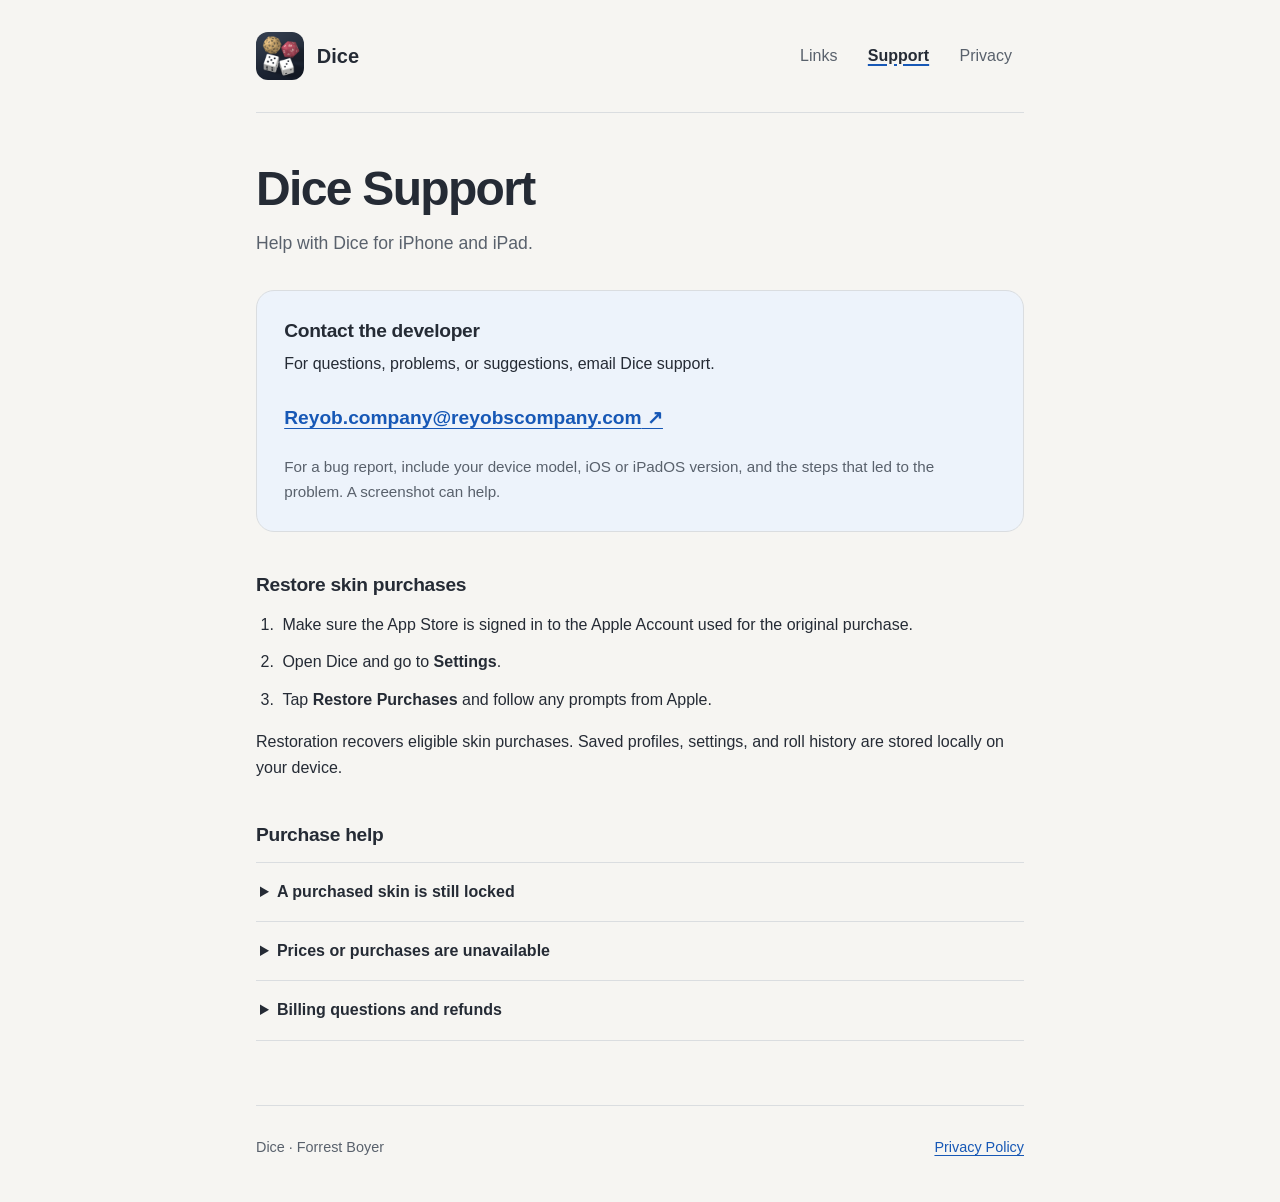
<file: index.html>
<!doctype html>
<html lang="en">
  <head>
    <meta charset="utf-8">
    <meta name="viewport" content="width=device-width, initial-scale=1">
    <meta name="description" content="Get help with Dice for iPhone and iPad, restore skin purchases, or contact the developer.">
    <meta name="theme-color" content="#f6f5f2">
    <title>Dice Support</title>
    <link rel="icon" type="image/png" href="assets/dice-icon.png">
    <link rel="stylesheet" href="assets/styles.css">
    <script defer src="assets/analytics.js"></script>
  </head>
  <body>
    <a class="skip-link" href="#main">Skip to content</a>
    <div class="page">
      <header class="site-header">
        <a class="brand" href="./" aria-label="Dice support home">
          <img src="assets/dice-icon.png" width="48" height="48" alt="">
          <span>Dice</span>
        </a>
        <nav aria-label="Main navigation">
          <a href="links/">Links</a>
          <a href="./" aria-current="page">Support</a>
          <a href="privacy/">Privacy</a>
        </nav>
      </header>
      <main id="main">
        <div class="page-heading">
          <h1>Dice Support</h1>
          <p class="intro">Help with Dice for iPhone and iPad.</p>
        </div>

        <section class="contact-panel" aria-labelledby="contact-heading">
          <h2 id="contact-heading">Contact the developer</h2>
          <p>For questions, problems, or suggestions, email Dice support.</p>
          <a class="contact-link" href="mailto:Reyob.company@reyobscompany.com?subject=Dice%20Support">Reyob.company@reyobscompany.com<span aria-hidden="true"> ↗</span></a>
          <p class="support-note">For a bug report, include your device model, iOS or iPadOS version, and the steps that led to the problem. A screenshot can help.</p>
        </section>

        <section class="content-section" aria-labelledby="restore-heading">
          <h2 id="restore-heading">Restore skin purchases</h2>
          <ol class="steps">
            <li>Make sure the App Store is signed in to the Apple Account used for the original purchase.</li>
            <li>Open Dice and go to <strong>Settings</strong>.</li>
            <li>Tap <strong>Restore Purchases</strong> and follow any prompts from Apple.</li>
          </ol>
          <p>Restoration recovers eligible skin purchases. Saved profiles, settings, and roll history are stored locally on your device.</p>
        </section>

        <section class="content-section" aria-labelledby="questions-heading">
          <h2 id="questions-heading">Purchase help</h2>
          <details>
            <summary>A purchased skin is still locked</summary>
            <div class="detail-content">
              <p>Connect to the internet and try Restore Purchases in Settings. If a purchase is awaiting approval, the skin unlocks after Apple confirms it. If the problem continues, contact the developer using the email above.</p>
            </div>
          </details>
          <details>
            <summary>Prices or purchases are unavailable</summary>
            <div class="detail-content">
              <p>Check your internet connection and try loading the price again. Product availability can depend on your App Store country or region. Contact the developer if the problem continues.</p>
            </div>
          </details>
          <details>
            <summary>Billing questions and refunds</summary>
            <div class="detail-content">
              <p>Apple processes App Store payments. For a refund request, follow <a href="https://support.apple.com/en-us/118223">Apple’s refund instructions</a>.</p>
            </div>
          </details>
        </section>
      </main>
      <footer class="site-footer">
        <span>Dice · Forrest Boyer</span>
        <a href="privacy/">Privacy Policy</a>
      </footer>
    </div>
  </body>
</html>
</file>
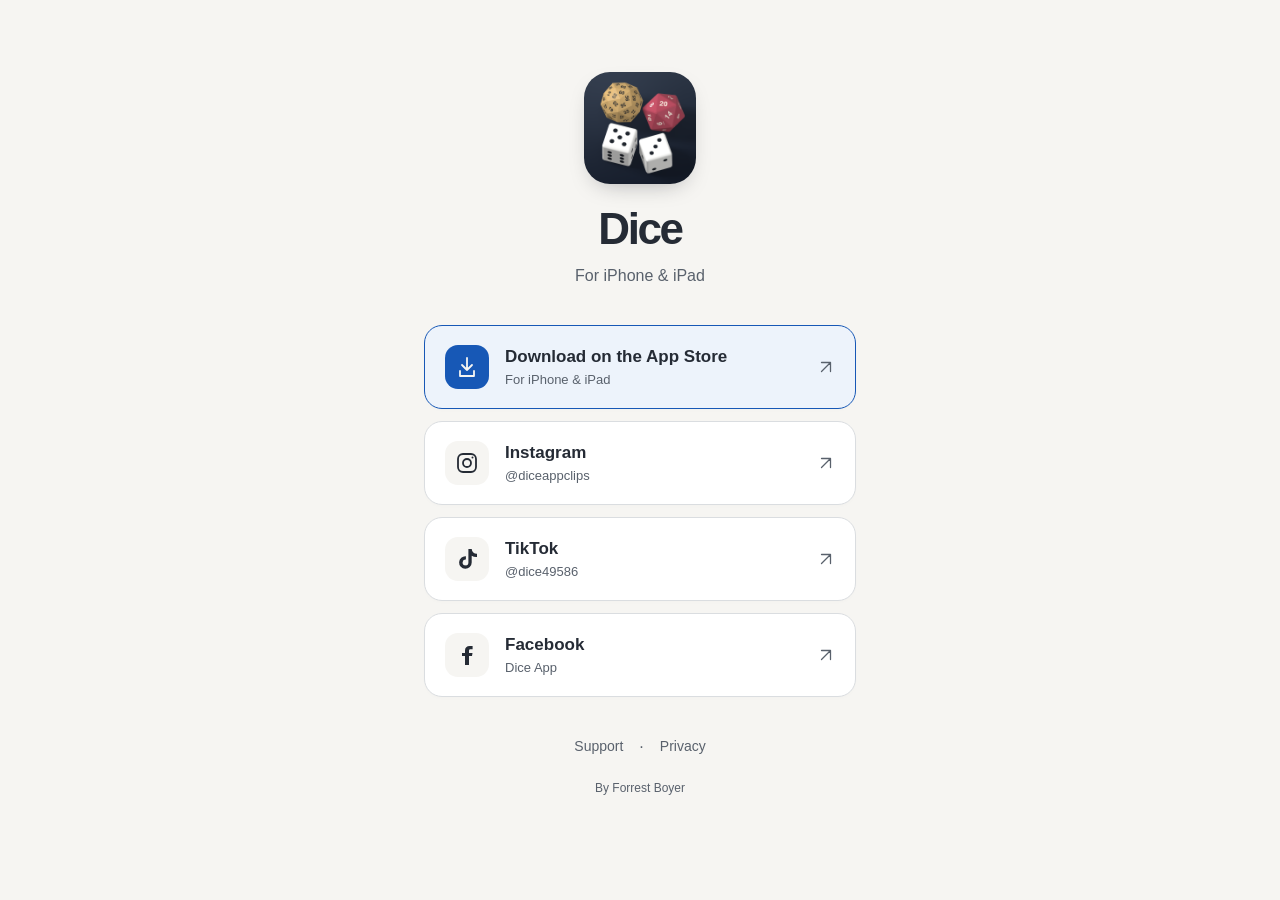
<file: links/index.html>
<!doctype html>
<html lang="en">
  <head>
    <meta charset="utf-8">
    <meta name="viewport" content="width=device-width, initial-scale=1, viewport-fit=cover">
    <meta name="description" content="Download Dice for iPhone and iPad, and follow Dice on Instagram, TikTok, and Facebook. By Forrest Boyer.">
    <meta name="theme-color" content="#f6f5f2">
    <meta name="theme-color" content="#14171d" media="(prefers-color-scheme: dark)">
    <meta property="og:type" content="website">
    <meta property="og:title" content="Dice · Official links">
    <meta property="og:description" content="Download Dice for iPhone and iPad. Find our videos, social accounts, and support in one place.">
    <meta property="og:url" content="https://forrestboyer.github.io/dice-support/links/">
    <meta property="og:image" content="https://forrestboyer.github.io/dice-support/assets/dice-icon.png">
    <meta property="og:image:width" content="1024">
    <meta property="og:image:height" content="1024">
    <meta property="og:image:alt" content="Dice app icon with gold, red, and white dice">
    <meta name="twitter:card" content="summary">
    <title>Dice · Official links</title>
    <link rel="canonical" href="https://forrestboyer.github.io/dice-support/links/">
    <link rel="icon" type="image/png" href="../assets/dice-icon.png">
    <link rel="apple-touch-icon" href="../assets/dice-icon.png">
    <link rel="stylesheet" href="../assets/styles.css">
    <link rel="stylesheet" href="../assets/links.css?v=3">
    <script defer src="../assets/analytics.js"></script>
  </head>
  <body class="links-page">
    <a class="skip-link" href="#main">Skip to links</a>
    <div class="links-shell">
      <main id="main" class="links-main">
        <header class="profile">
          <a class="profile-download" href="https://apps.apple.com/app/apple-store/id6825166222" aria-label="Download Dice on the App Store">
            <img class="profile-icon" src="../assets/dice-icon.png" width="112" height="112" alt="">
          </a>
          <h1>Dice</h1>
          <p>For iPhone &amp; iPad</p>
        </header>

        <nav class="social-links" aria-label="Download and follow Dice">
          <a class="social-link download-link" href="https://apps.apple.com/app/apple-store/id6825166222">
            <span class="social-icon" aria-hidden="true">
              <svg viewBox="0 0 24 24" fill="none" stroke="currentColor" stroke-width="1.8" stroke-linecap="round" stroke-linejoin="round"><path d="M12 3v12m-5-5 5 5 5-5M5 16v5h14v-5"></path></svg>
            </span>
            <span class="link-label"><strong>Download on the App Store</strong><span>For iPhone &amp; iPad</span></span>
            <svg class="link-arrow" viewBox="0 0 24 24" fill="none" stroke="currentColor" stroke-width="1.7" stroke-linecap="round" stroke-linejoin="round" aria-hidden="true"><path d="M6 18 18 6M6 6h12v12"></path></svg>
          </a>
          <a class="social-link" href="https://instagram.com/diceappclips" rel="me">
            <span class="social-icon" aria-hidden="true">
              <svg viewBox="0 0 24 24" fill="none" stroke="currentColor" stroke-width="1.8">
                <rect x="3" y="3" width="18" height="18" rx="5"></rect>
                <circle cx="12" cy="12" r="4"></circle>
                <circle cx="17.5" cy="6.5" r="1" fill="currentColor" stroke="none"></circle>
              </svg>
            </span>
            <span class="link-label"><strong>Instagram</strong><span>@diceappclips</span></span>
            <svg class="link-arrow" viewBox="0 0 24 24" fill="none" stroke="currentColor" stroke-width="1.7" stroke-linecap="round" stroke-linejoin="round" aria-hidden="true"><path d="M6 18 18 6M6 6h12v12"></path></svg>
          </a>
          <a class="social-link" href="https://tiktok.com/@dice49586" rel="me">
            <span class="social-icon" aria-hidden="true">
              <svg viewBox="0 0 24 24" fill="currentColor"><path d="M16.7 2h-3.3v13.5a2.9 2.9 0 1 1-2.5-2.9V9.2a6.3 6.3 0 1 0 5.8 6.3V8.7A8.2 8.2 0 0 0 22 10V6.7A5.3 5.3 0 0 1 16.7 2Z"></path></svg>
            </span>
            <span class="link-label"><strong>TikTok</strong><span>@dice49586</span></span>
            <svg class="link-arrow" viewBox="0 0 24 24" fill="none" stroke="currentColor" stroke-width="1.7" stroke-linecap="round" stroke-linejoin="round" aria-hidden="true"><path d="M6 18 18 6M6 6h12v12"></path></svg>
          </a>
          <a class="social-link" href="https://facebook.com/1352973394576798" rel="me">
            <span class="social-icon" aria-hidden="true">
              <svg viewBox="0 0 24 24" fill="currentColor"><path d="M14 22v-9h3l.5-3H14V7.8c0-.9.3-1.5 1.6-1.5h2V3.1a25 25 0 0 0-2.9-.1C11.8 3 10 4.7 10 7.5V10H7v3h3v9Z"></path></svg>
            </span>
            <span class="link-label"><strong>Facebook</strong><span>Dice App</span></span>
            <svg class="link-arrow" viewBox="0 0 24 24" fill="none" stroke="currentColor" stroke-width="1.7" stroke-linecap="round" stroke-linejoin="round" aria-hidden="true"><path d="M6 18 18 6M6 6h12v12"></path></svg>
          </a>
        </nav>
      </main>

      <footer class="links-footer">
        <nav aria-label="Help and information">
          <a href="../">Support</a>
          <span aria-hidden="true">·</span>
          <a href="../privacy/">Privacy</a>
        </nav>
        <p>By Forrest Boyer</p>
      </footer>
    </div>
  </body>
</html>
</file>
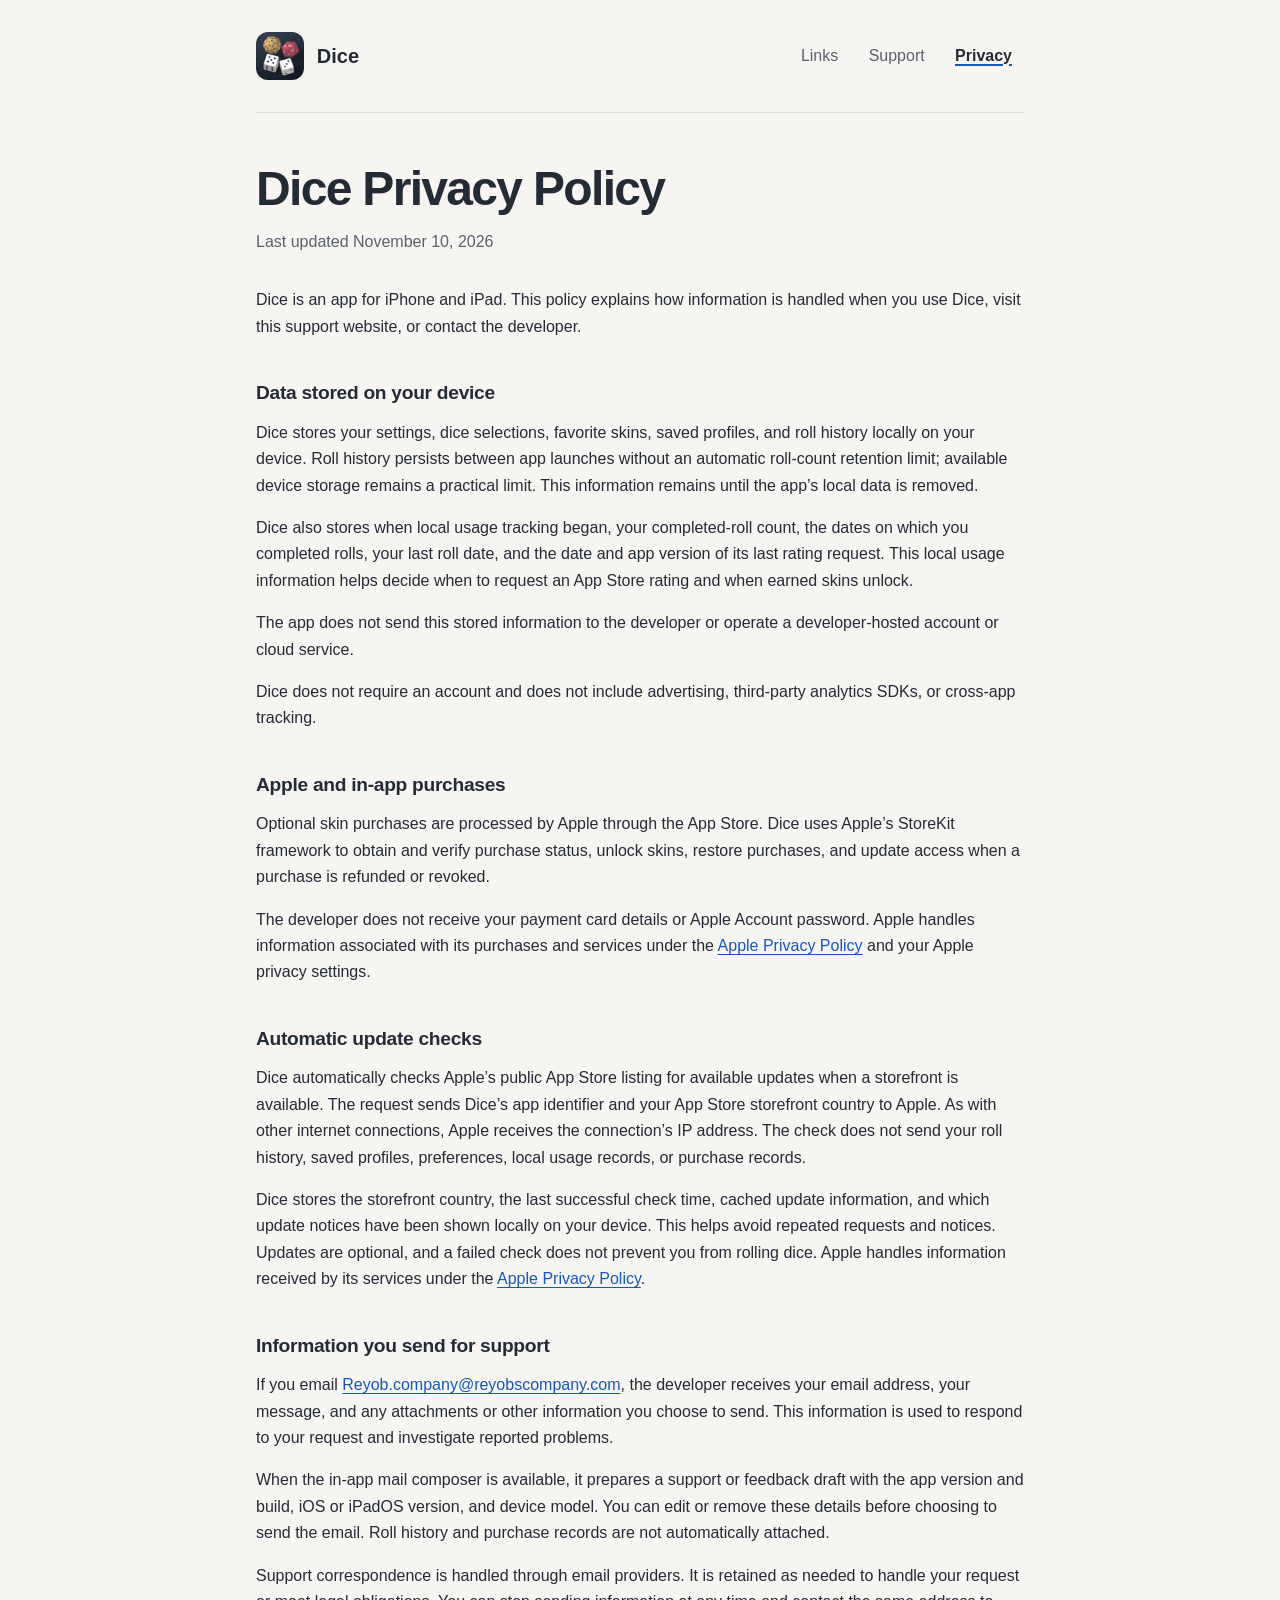
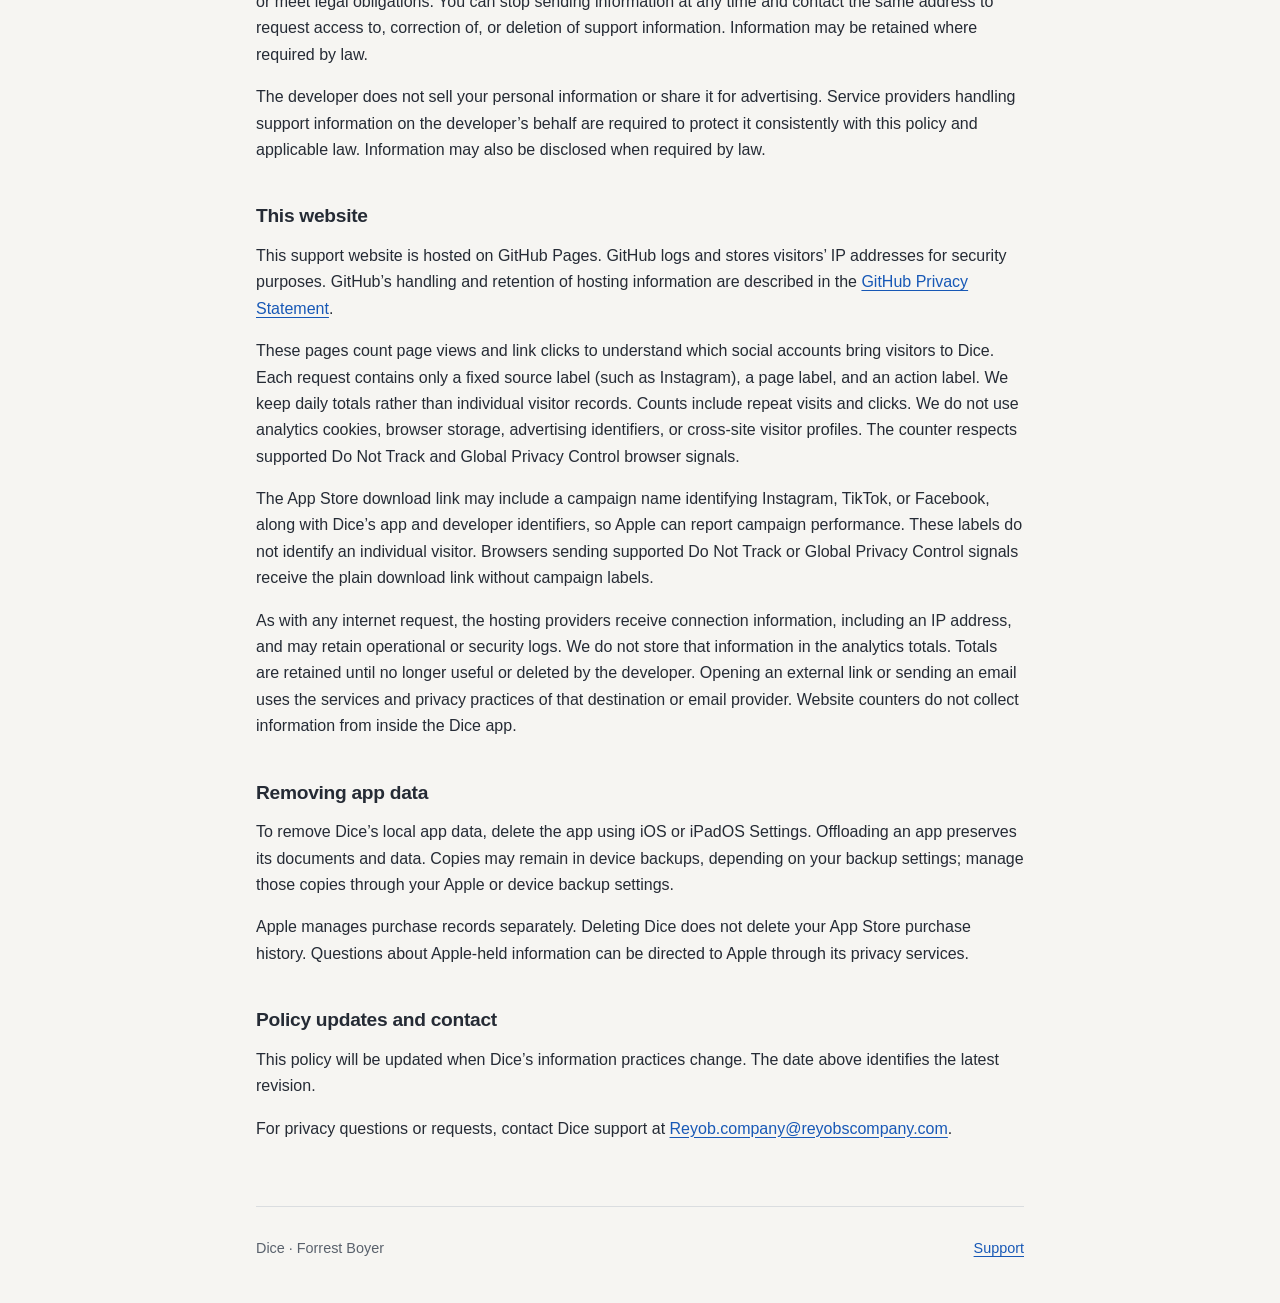
<file: privacy/index.html>
<!doctype html>
<html lang="en">
  <head>
    <meta charset="utf-8">
    <meta name="viewport" content="width=device-width, initial-scale=1">
    <meta name="description" content="How Dice handles local app data, Apple in-app purchases, support emails, and visits to its support website.">
    <meta name="theme-color" content="#f6f5f2">
    <title>Dice Privacy Policy</title>
    <link rel="icon" type="image/png" href="../assets/dice-icon.png">
    <link rel="stylesheet" href="../assets/styles.css">
    <script defer src="../assets/analytics.js"></script>
  </head>
  <body>
    <a class="skip-link" href="#main">Skip to content</a>
    <div class="page">
      <header class="site-header">
        <a class="brand" href="../" aria-label="Dice support home">
          <img src="../assets/dice-icon.png" width="48" height="48" alt="">
          <span>Dice</span>
        </a>
        <nav aria-label="Main navigation">
          <a href="../links/">Links</a>
          <a href="../">Support</a>
          <a href="./" aria-current="page">Privacy</a>
        </nav>
      </header>
      <main id="main" class="policy">
        <div class="page-heading">
          <h1>Dice Privacy Policy</h1>
          <p class="updated">Last updated <time datetime="2026-11-10">November 10, 2026</time></p>
        </div>
        <p>Dice is an app for iPhone and iPad. This policy explains how information is handled when you use Dice, visit this support website, or contact the developer.</p>

        <section class="content-section" aria-labelledby="local-heading">
          <h2 id="local-heading">Data stored on your device</h2>
          <p>Dice stores your settings, dice selections, favorite skins, saved profiles, and roll history locally on your device. Roll history persists between app launches without an automatic roll-count retention limit; available device storage remains a practical limit. This information remains until the app’s local data is removed.</p>
          <p>Dice also stores when local usage tracking began, your completed-roll count, the dates on which you completed rolls, your last roll date, and the date and app version of its last rating request. This local usage information helps decide when to request an App Store rating and when earned skins unlock.</p>
          <p>The app does not send this stored information to the developer or operate a developer-hosted account or cloud service.</p>
          <p>Dice does not require an account and does not include advertising, third-party analytics SDKs, or cross-app tracking.</p>
        </section>

        <section class="content-section" aria-labelledby="purchases-heading">
          <h2 id="purchases-heading">Apple and in-app purchases</h2>
          <p>Optional skin purchases are processed by Apple through the App Store. Dice uses Apple’s StoreKit framework to obtain and verify purchase status, unlock skins, restore purchases, and update access when a purchase is refunded or revoked.</p>
          <p>The developer does not receive your payment card details or Apple Account password. Apple handles information associated with its purchases and services under the <a href="https://www.apple.com/legal/privacy/">Apple Privacy Policy</a> and your Apple privacy settings.</p>
        </section>

        <section class="content-section" aria-labelledby="updates-heading">
          <h2 id="updates-heading">Automatic update checks</h2>
          <p>Dice automatically checks Apple’s public App Store listing for available updates when a storefront is available. The request sends Dice’s app identifier and your App Store storefront country to Apple. As with other internet connections, Apple receives the connection’s IP address. The check does not send your roll history, saved profiles, preferences, local usage records, or purchase records.</p>
          <p>Dice stores the storefront country, the last successful check time, cached update information, and which update notices have been shown locally on your device. This helps avoid repeated requests and notices. Updates are optional, and a failed check does not prevent you from rolling dice. Apple handles information received by its services under the <a href="https://www.apple.com/legal/privacy/">Apple Privacy Policy</a>.</p>
        </section>

        <section class="content-section" aria-labelledby="support-heading">
          <h2 id="support-heading">Information you send for support</h2>
          <p>If you email <a href="mailto:Reyob.company@reyobscompany.com">Reyob.company@reyobscompany.com</a>, the developer receives your email address, your message, and any attachments or other information you choose to send. This information is used to respond to your request and investigate reported problems.</p>
          <p>When the in-app mail composer is available, it prepares a support or feedback draft with the app version and build, iOS or iPadOS version, and device model. You can edit or remove these details before choosing to send the email. Roll history and purchase records are not automatically attached.</p>
          <p>Support correspondence is handled through email providers. It is retained as needed to handle your request or meet legal obligations. You can stop sending information at any time and contact the same address to request access to, correction of, or deletion of support information. Information may be retained where required by law.</p>
          <p>The developer does not sell your personal information or share it for advertising. Service providers handling support information on the developer’s behalf are required to protect it consistently with this policy and applicable law. Information may also be disclosed when required by law.</p>
        </section>

        <section class="content-section" aria-labelledby="website-heading">
          <h2 id="website-heading">This website</h2>
          <p>This support website is hosted on GitHub Pages. GitHub logs and stores visitors’ IP addresses for security purposes. GitHub’s handling and retention of hosting information are described in the <a href="https://docs.github.com/en/site-policy/privacy-policies/github-general-privacy-statement">GitHub Privacy Statement</a>.</p>
          <p>These pages count page views and link clicks to understand which social accounts bring visitors to Dice. Each request contains only a fixed source label (such as Instagram), a page label, and an action label. We keep daily totals rather than individual visitor records. Counts include repeat visits and clicks. We do not use analytics cookies, browser storage, advertising identifiers, or cross-site visitor profiles. The counter respects supported Do Not Track and Global Privacy Control browser signals.</p>
          <p>The App Store download link may include a campaign name identifying Instagram, TikTok, or Facebook, along with Dice’s app and developer identifiers, so Apple can report campaign performance. These labels do not identify an individual visitor. Browsers sending supported Do Not Track or Global Privacy Control signals receive the plain download link without campaign labels.</p>
          <p>As with any internet request, the hosting providers receive connection information, including an IP address, and may retain operational or security logs. We do not store that information in the analytics totals. Totals are retained until no longer useful or deleted by the developer. Opening an external link or sending an email uses the services and privacy practices of that destination or email provider. Website counters do not collect information from inside the Dice app.</p>
        </section>

        <section class="content-section" aria-labelledby="deletion-heading">
          <h2 id="deletion-heading">Removing app data</h2>
          <p>To remove Dice’s local app data, delete the app using iOS or iPadOS Settings. Offloading an app preserves its documents and data. Copies may remain in device backups, depending on your backup settings; manage those copies through your Apple or device backup settings.</p>
          <p>Apple manages purchase records separately. Deleting Dice does not delete your App Store purchase history. Questions about Apple-held information can be directed to Apple through its privacy services.</p>
        </section>

        <section class="content-section" aria-labelledby="changes-heading">
          <h2 id="changes-heading">Policy updates and contact</h2>
          <p>This policy will be updated when Dice’s information practices change. The date above identifies the latest revision.</p>
          <p>For privacy questions or requests, contact Dice support at <a href="mailto:Reyob.company@reyobscompany.com?subject=Dice%20Privacy">Reyob.company@reyobscompany.com</a>.</p>
        </section>
      </main>
      <footer class="site-footer">
        <span>Dice · Forrest Boyer</span>
        <a href="../">Support</a>
      </footer>
    </div>
  </body>
</html>
</file>
<file: assets/styles.css>
:root {
  color-scheme: light dark;
  --background: #f6f5f2;
  --surface: #ffffff;
  --text: #252b35;
  --secondary: #59616c;
  --line: #dadde0;
  --accent: #1758b6;
  --focus: #935500;
  --panel: #edf3fb;
  font-family: -apple-system, BlinkMacSystemFont, "Segoe UI", sans-serif;
  font-size: 100%;
  line-height: 1.65;
  -webkit-text-size-adjust: 100%;
}

* { box-sizing: border-box; }
body { margin: 0; color: var(--text); background: var(--background); }
a { color: var(--accent); text-underline-offset: 0.2em; }
a:hover { text-decoration-thickness: 0.12em; }
a:focus-visible, summary:focus-visible { outline: 3px solid var(--focus); outline-offset: 5px; border-radius: 3px; }
.page { width: min(100% - 3rem, 48rem); margin-inline: auto; }
.skip-link { position: absolute; top: -8rem; left: 1rem; z-index: 1; padding: 0.6rem 1rem; background: var(--surface); }
.skip-link:focus { top: 1rem; }
.site-header { display: flex; align-items: center; justify-content: space-between; flex-wrap: wrap; gap: 1rem; padding-block: 2rem; border-bottom: 1px solid var(--line); }
.brand { display: inline-flex; align-items: center; gap: 0.8rem; color: var(--text); text-decoration: none; font-size: 1.25rem; font-weight: 700; }
.brand img { display: block; border-radius: 12px; }
nav { display: flex; gap: 0.4rem; }
nav a { display: inline-flex; align-items: center; min-height: 44px; padding: 0.35rem 0.75rem; text-decoration: none; color: var(--secondary); }
nav a[aria-current="page"] { color: var(--text); font-weight: 650; text-decoration: underline; text-decoration-color: var(--accent); text-decoration-thickness: 2px; }
main { padding-block: 3rem 1rem; }
.page-heading { margin-bottom: 2rem; }
h1 { margin: 0; font-size: clamp(2rem, 6vw, 3rem); line-height: 1.15; letter-spacing: -0.035em; text-wrap: balance; }
h2 { margin: 0 0 0.8rem; font-size: 1.2rem; line-height: 1.4; letter-spacing: -0.015em; }
p { margin: 0 0 1rem; }
p:last-child { margin-bottom: 0; }
.intro { margin: 0.8rem 0 0; color: var(--secondary); font-size: 1.1rem; }
.updated { margin: 0.8rem 0 0; color: var(--secondary); }
.contact-panel { padding: 1.7rem; border: 1px solid var(--line); border-radius: 18px; background: var(--panel); }
.contact-panel h2 { margin-bottom: 0.4rem; }
.contact-link { display: inline-block; padding-block: 0.5rem; margin-bottom: 0.75rem; max-width: 100%; overflow-wrap: anywhere; font-size: 1.2rem; font-weight: 650; }
.support-note { color: var(--secondary); font-size: 0.95rem; }
.content-section { margin-top: 2.5rem; }
.steps { margin: 0 0 1rem; padding-left: 1.4rem; }
.steps li { padding-left: 0.25rem; margin-bottom: 0.7rem; }
details { border-bottom: 1px solid var(--line); }
details:first-of-type { border-top: 1px solid var(--line); }
summary { padding: 1rem 0.25rem; cursor: pointer; font-weight: 600; }
.detail-content { padding: 0 0.25rem 1.2rem; }
.policy p { overflow-wrap: anywhere; }
.site-footer { display: flex; align-items: center; justify-content: space-between; flex-wrap: wrap; gap: 0.75rem 1.5rem; margin-top: 3rem; padding-block: 1.25rem 2rem; border-top: 1px solid var(--line); color: var(--secondary); font-size: 0.9rem; }
.site-footer a { display: inline-flex; align-items: center; min-height: 44px; }

@media (prefers-color-scheme: dark) {
  :root {
    --background: #14171d;
    --surface: #1d222b;
    --text: #e9edf4;
    --secondary: #b3bdcb;
    --line: #394351;
    --accent: #92bcff;
    --focus: #f5bd66;
    --panel: #202b3b;
  }
}

@media (max-width: 380px) {
  .page { width: calc(100% - 2rem); }
  .site-header { padding-block: 1.25rem; }
  .brand { gap: 0.55rem; }
  nav a { padding-inline: 0.5rem; }
  main { padding-top: 2rem; }
  .contact-panel { padding: 1.25rem; }
  .contact-link { font-size: 1.05rem; }
}

@media print {
  :root { color-scheme: light; --background: #fff; --text: #000; --secondary: #333; --accent: #000; --line: #ccc; --panel: #fff; }
  .page { width: 100%; }
  .skip-link, nav { display: none; }
  .site-header, .site-footer { padding-block: 1rem; }
  main { padding-top: 1.5rem; }
}
</file>
<file: assets/links.css>
.links-page {
  min-height: 100vh;
  min-height: 100svh;
  background: var(--background);
}

.links-shell {
  width: min(100%, 30rem);
  margin-inline: auto;
  padding: 0 max(1.5rem, env(safe-area-inset-right)) max(1.5rem, env(safe-area-inset-bottom)) max(1.5rem, env(safe-area-inset-left));
}

.links-main { padding: clamp(2.5rem, 8vh, 5rem) 0 0; }
.profile { margin-bottom: 2.25rem; text-align: center; }
.profile-download {
  display: block;
  width: fit-content;
  margin-inline: auto;
  border-radius: 26px;
  -webkit-user-select: none;
  user-select: none;
}
.profile-download:focus-visible { border-radius: 26px; }
.profile-icon {
  display: block;
  width: 7rem;
  height: 7rem;
  margin: 0 auto 1.25rem;
  border-radius: 26px;
  box-shadow: 0 9px 24px -12px #14171d66;
}
.profile h1 { font-size: 2.75rem; letter-spacing: -0.055em; line-height: 1.15; }
.profile p { margin: 0.5rem 0 0; color: var(--secondary); font-size: 1rem; }

.social-links { display: grid; gap: 0.75rem; }
.social-links .social-link {
  display: flex;
  align-items: center;
  gap: 1rem;
  min-width: 0;
  min-height: 5.25rem;
  padding: 1rem 1.25rem;
  border: 1px solid var(--line);
  border-radius: 18px;
  background: var(--surface);
  color: var(--text);
  text-decoration: none;
  box-shadow: 0 2px 3px #14171d03;
  -webkit-user-select: none;
  user-select: none;
  transition: border-color 150ms ease, background-color 150ms ease, transform 150ms ease;
}
.social-icon {
  display: grid;
  place-items: center;
  flex: 0 0 2.75rem;
  width: 2.75rem;
  height: 2.75rem;
  border-radius: 13px;
  background: var(--background);
}
.social-icon svg { display: block; width: 1.5rem; height: 1.5rem; }
.link-label { display: grid; flex: 1; gap: 0.15rem; min-width: 0; line-height: 1.4; overflow-wrap: anywhere; }
.link-label strong { font-size: 1.0625rem; font-weight: 650; }
.link-label > span { color: var(--secondary); font-size: 0.8125rem; }
.link-arrow { flex: 0 0 1.125rem; width: 1.125rem; height: 1.125rem; color: var(--secondary); }
.social-link:active { transform: scale(0.985); }
.social-links .social-link:focus-visible { border-radius: 18px; }

.links-footer { padding-top: 1.75rem; text-align: center; color: var(--secondary); }
.links-footer nav { justify-content: center; align-items: center; gap: 0.25rem; }
.links-footer nav a { padding-inline: 0.75rem; font-size: 0.875rem; -webkit-user-select: none; user-select: none; }
.links-footer p { margin: 0.65rem 0 0; font-size: 0.75rem; }

@media (hover: hover) {
  .social-link:hover { border-color: var(--secondary); background: var(--background); transform: translateY(-2px); }
  .links-footer a:hover { color: var(--text); text-decoration: underline; }
}

@media (max-width: 350px) {
  .links-shell { padding-inline: 1rem; }
  .social-links .social-link { padding-inline: 1rem; gap: 0.75rem; }
}

@media (max-height: 700px) {
  .links-main { padding-top: 1.75rem; }
  .profile { margin-bottom: 1.5rem; }
  .profile-icon { width: 5.5rem; height: 5.5rem; border-radius: 21px; margin-bottom: 1rem; }
  .profile h1 { font-size: 2.25rem; }
}

@media (prefers-reduced-motion: reduce) {
  .social-links .social-link { transition: none; transform: none; }
}

.social-links .download-link {
  border-color: var(--accent);
  background: var(--panel);
}
.download-link .social-icon {
  background: var(--accent);
  color: var(--background);
}
</file>
